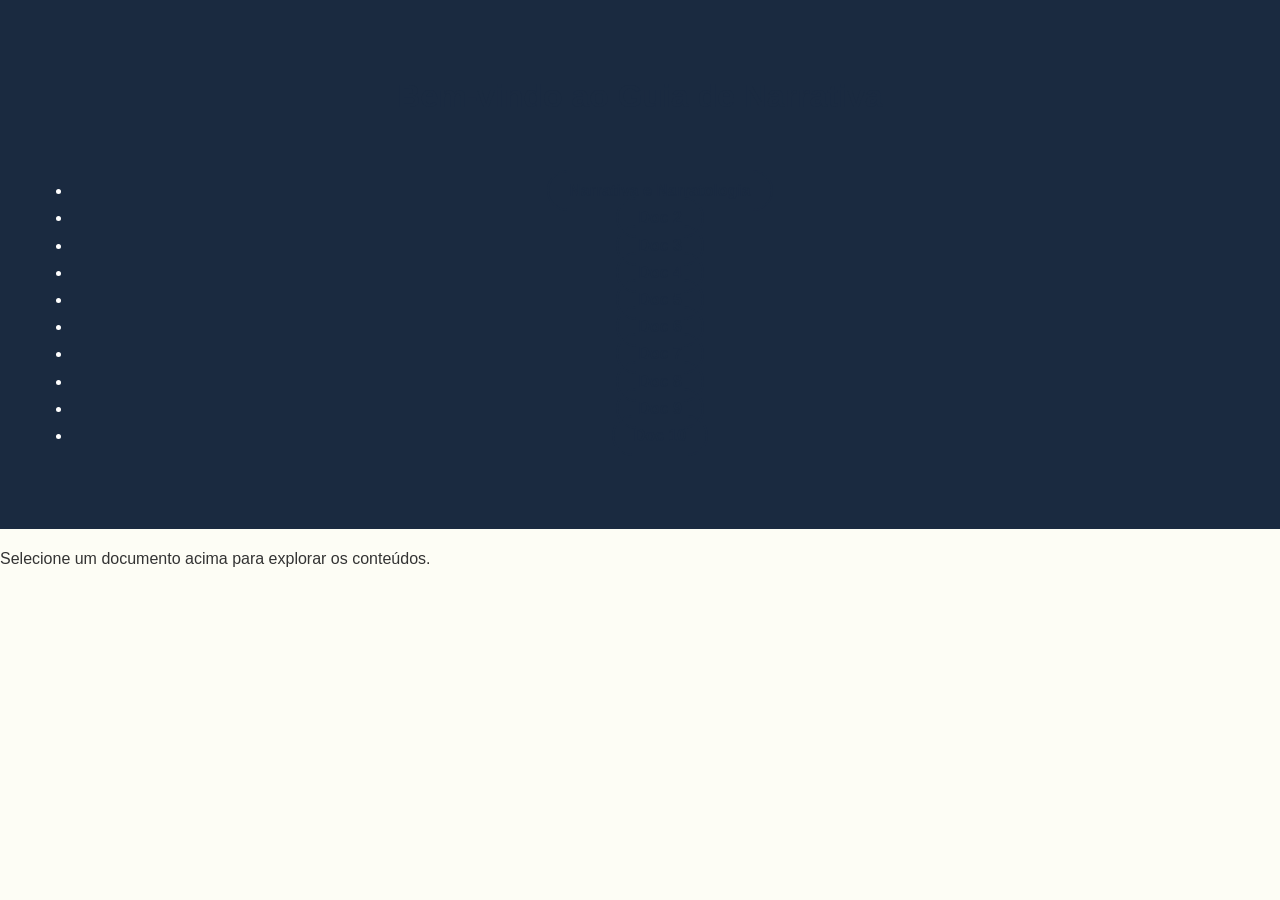
<file: index.html>
<!DOCTYPE html>
<html lang="pt-PT">
<head>
    <meta charset="UTF-8">
    <title>Guia de Narrativa e Guionismo</title>
    <link rel="stylesheet" href="style.css">
</head>
<body>
    <header>
        <h1>Bem-vindo ao Guia de Narrativa</h1>
        <nav>
            <ul>
                <li><a href="narrativa.html">Narrativa e Narratologia</a></li>
                <li><a href="doc2.html">Doc 2</a></li>
                <li><a href="doc3.html">Doc 3</a></li>
                <li><a href="doc4.html">Doc 4</a></li>
                <li><a href="doc5.html">Doc 5</a></li>
                <li><a href="doc6.html">Doc 6</a></li>
                <li><a href="doc7.html">Doc 7</a></li>
                <li><a href="doc8.html">Doc 8</a></li>
                <li><a href="doc9.html">Doc 9</a></li>
                <li><a href="doc10.html">Doc 10</a></li>
            </ul>
        </nav>
    </header>
    <main><p>Selecione um documento acima para explorar os conteúdos.</p></main>
</body>
</html>
</file>
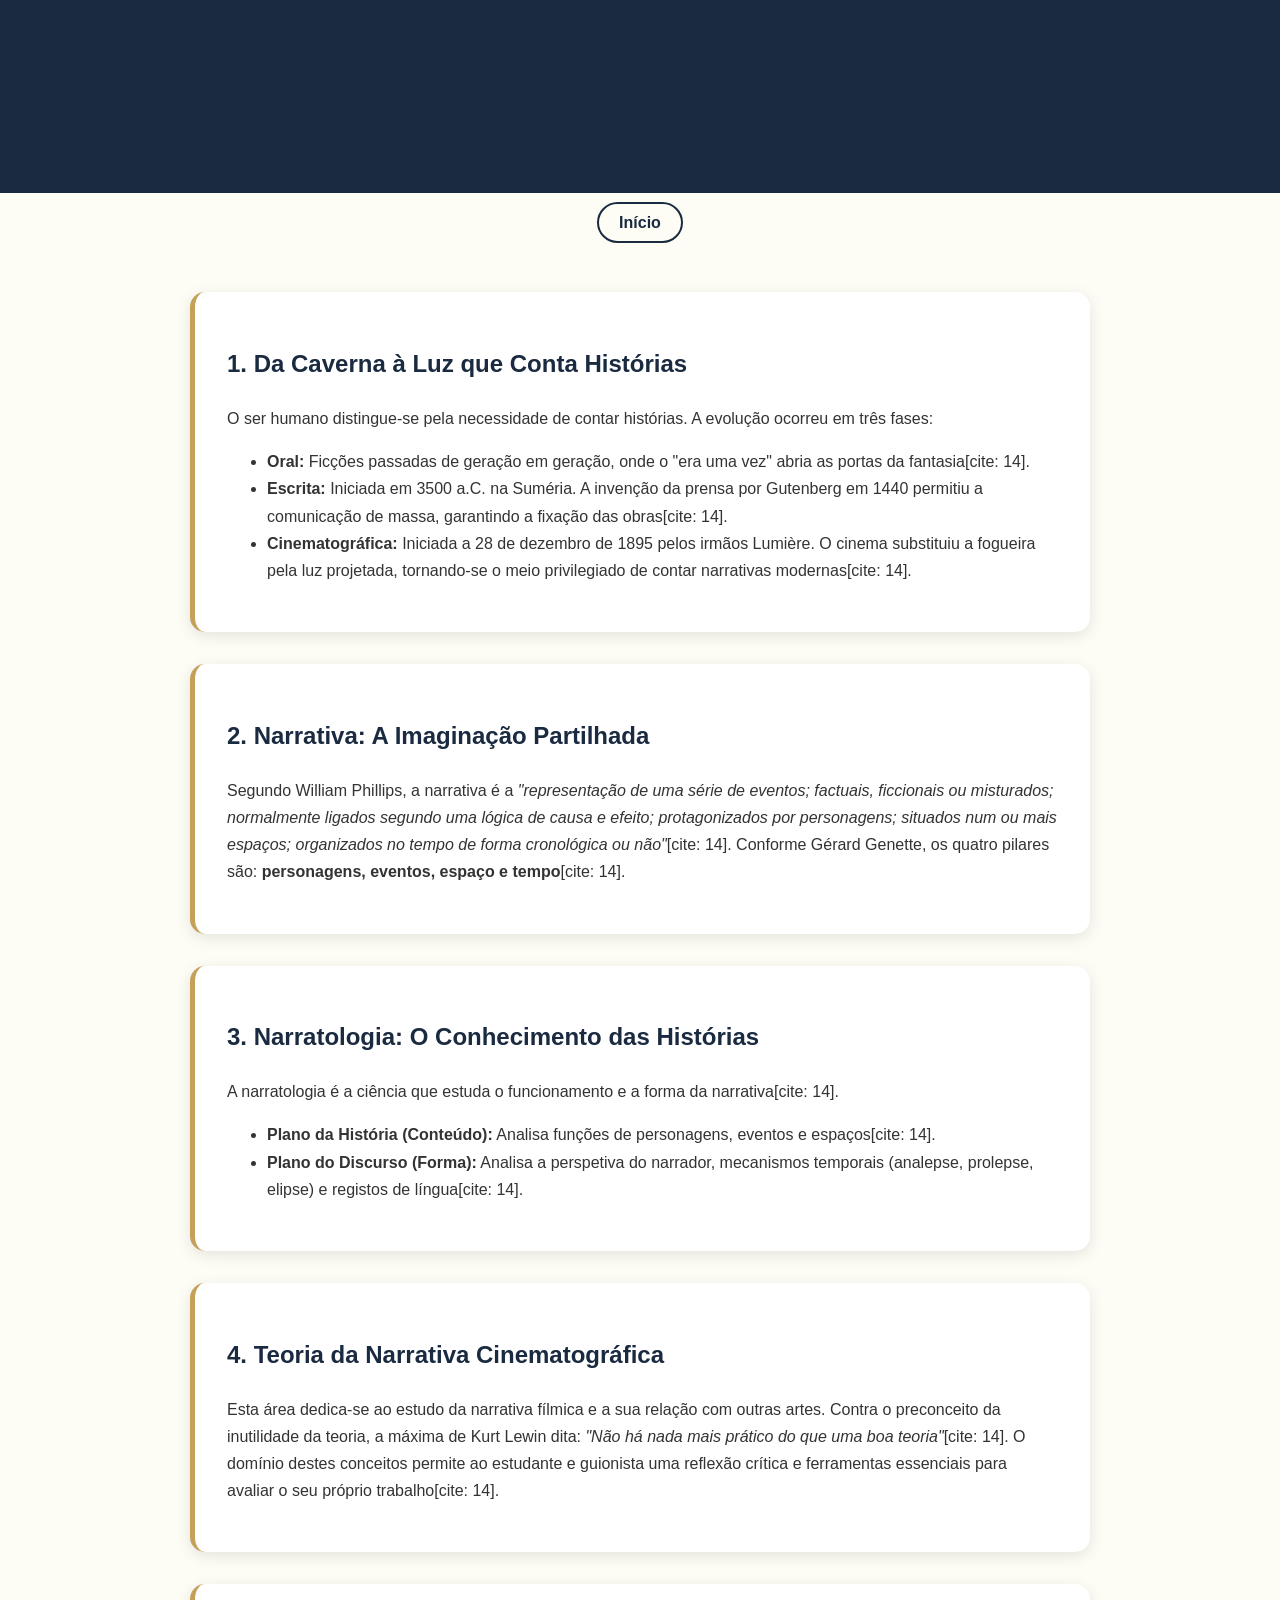
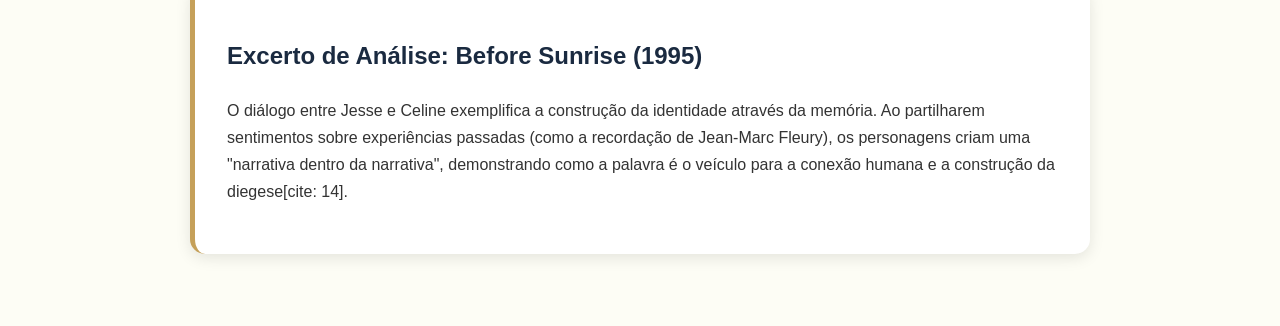
<file: narrativa.html>
<!DOCTYPE html>
<html lang="pt-PT">
<head>
    <meta charset="UTF-8">
    <title>Teoria da Narrativa Cinematográfica: Completo</title>
    <link rel="stylesheet" href="style.css">
</head>
<body>
    <header>
        <h1>Teoria da Narrativa Cinematográfica</h1>
    </header>
    <nav>
        <a href="index.html">Início</a>
    </nav>
    <div class="container">
        <article class="card">
            <h2>1. Da Caverna à Luz que Conta Histórias</h2>
            <p>O ser humano distingue-se pela necessidade de contar histórias. A evolução ocorreu em três fases:</p>
            <ul>
                <li><strong>Oral:</strong> Ficções passadas de geração em geração, onde o "era uma vez" abria as portas da fantasia[cite: 14].</li>
                <li><strong>Escrita:</strong> Iniciada em 3500 a.C. na Suméria. A invenção da prensa por Gutenberg em 1440 permitiu a comunicação de massa, garantindo a fixação das obras[cite: 14].</li>
                <li><strong>Cinematográfica:</strong> Iniciada a 28 de dezembro de 1895 pelos irmãos Lumière. O cinema substituiu a fogueira pela luz projetada, tornando-se o meio privilegiado de contar narrativas modernas[cite: 14].</li>
            </ul>
        </article>

        <article class="card">
            <h2>2. Narrativa: A Imaginação Partilhada</h2>
            <p>Segundo William Phillips, a narrativa é a <em>"representação de uma série de eventos; factuais, ficcionais ou misturados; normalmente ligados segundo uma lógica de causa e efeito; protagonizados por personagens; situados num ou mais espaços; organizados no tempo de forma cronológica ou não"</em>[cite: 14]. Conforme Gérard Genette, os quatro pilares são: <strong>personagens, eventos, espaço e tempo</strong>[cite: 14].</p>
        </article>

        <article class="card">
            <h2>3. Narratologia: O Conhecimento das Histórias</h2>
            <p>A narratologia é a ciência que estuda o funcionamento e a forma da narrativa[cite: 14].</p>
            <ul>
                <li><strong>Plano da História (Conteúdo):</strong> Analisa funções de personagens, eventos e espaços[cite: 14].</li>
                <li><strong>Plano do Discurso (Forma):</strong> Analisa a perspetiva do narrador, mecanismos temporais (analepse, prolepse, elipse) e registos de língua[cite: 14].</li>
            </ul>
        </article>

        <article class="card">
            <h2>4. Teoria da Narrativa Cinematográfica</h2>
            <p>Esta área dedica-se ao estudo da narrativa fílmica e a sua relação com outras artes. Contra o preconceito da inutilidade da teoria, a máxima de Kurt Lewin dita: <em>"Não há nada mais prático do que uma boa teoria"</em>[cite: 14]. O domínio destes conceitos permite ao estudante e guionista uma reflexão crítica e ferramentas essenciais para avaliar o seu próprio trabalho[cite: 14].</p>
        </article>

        <article class="card">
            <h2>Excerto de Análise: Before Sunrise (1995)</h2>
            <p>O diálogo entre Jesse e Celine exemplifica a construção da identidade através da memória. Ao partilharem sentimentos sobre experiências passadas (como a recordação de Jean-Marc Fleury), os personagens criam uma "narrativa dentro da narrativa", demonstrando como a palavra é o veículo para a conexão humana e a construção da diegese[cite: 14].</p>
        </article>
    </div>
</body>
</html>
</file>
<file: style.css>
:root {
    --primary: #1a2a40;
    --accent: #c5a059;
    --bg: #fdfdf5;
    --text: #333;
}
body { font-family: 'Segoe UI', Arial, sans-serif; line-height: 1.7; margin: 0; background-color: var(--bg); color: var(--text); }
header { background: var(--primary); color: white; padding: 3rem 1rem; text-align: center; }
nav { text-align: center; padding: 1rem; }
nav a { color: var(--primary); text-decoration: none; font-weight: bold; margin: 0 15px; padding: 10px 20px; border: 2px solid var(--primary); border-radius: 25px; transition: 0.3s; }
nav a:hover { background: var(--primary); color: white; }
.container { max-width: 900px; margin: 20px auto; padding: 20px; }
.card { background: white; padding: 2rem; border-radius: 15px; box-shadow: 0 4px 15px rgba(0,0,0,0.1); margin-bottom: 2rem; border-left: 5px solid var(--accent); }
h1, h2 { color: var(--primary); }
.highlight { color: var(--accent); font-weight: bold; }
</file>
